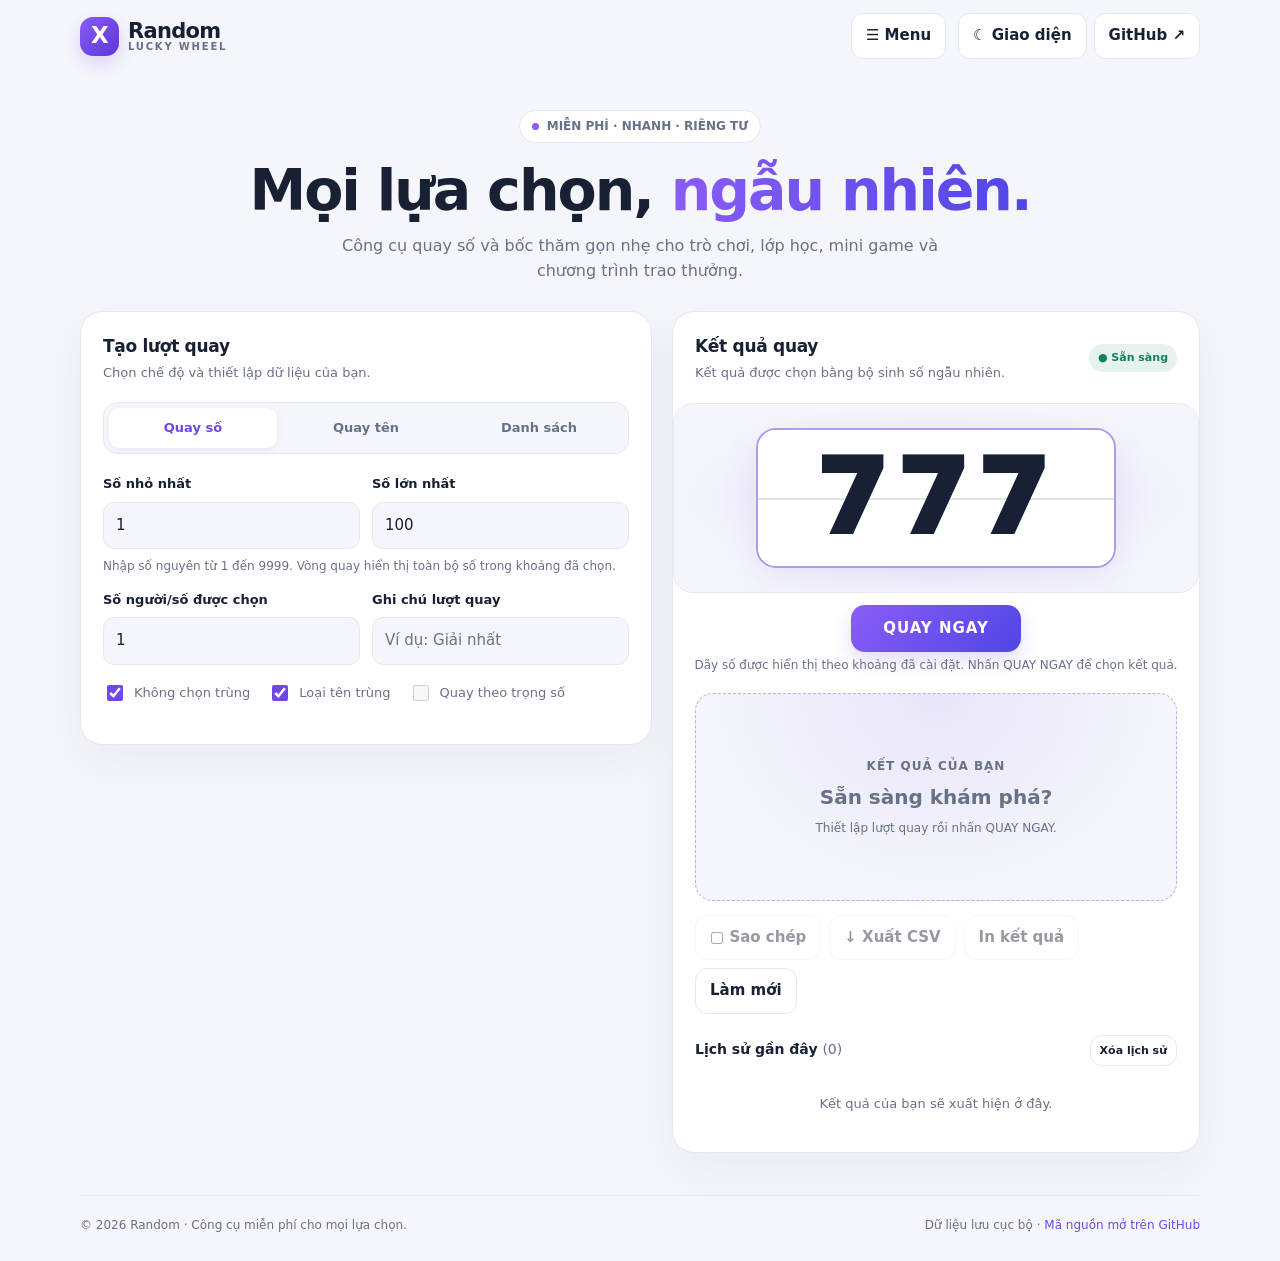
<file: index.html>
<!doctype html>
<html lang="vi">
<head>
<meta charset="utf-8">
<meta name="viewport" content="width=device-width, initial-scale=1">
<meta name="theme-color" content="#111827">
<meta name="description" content="Random — vòng quay may mắn, quay số, chọn tên và bốc thăm ngẫu nhiên miễn phí. Dữ liệu được lưu trên thiết bị của bạn.">
<title>Random — Vòng quay may mắn</title>
<link rel="icon" href="data:image/svg+xml,%3Csvg xmlns='http://www.w3.org/2000/svg' viewBox='0 0 100 100'%3E%3Crect width='100' height='100' rx='24' fill='%237c3aed'/%3E%3Ctext x='50' y='68' text-anchor='middle' font-size='58' font-family='Arial' font-weight='bold' fill='white'%3EX%3C/text%3E%3C/svg%3E">
<style>
:root{color-scheme:light;--bg:#f5f6fb;--panel:#fff;--text:#182033;--muted:#687187;--line:#e5e8f0;--accent:#7048e8;--accent2:#8b5cf6;--soft:#f0ebff;--good:#12805c;--shadow:0 16px 44px #25254a0d}
[data-theme=dark]{color-scheme:dark;--bg:#10121b;--panel:#191c29;--text:#f3f4fb;--muted:#a3a9bd;--line:#303447;--accent:#a78bfa;--accent2:#8b5cf6;--soft:#29213f;--good:#55d6a5;--shadow:0 16px 44px #0003}
*{box-sizing:border-box}body{margin:0;background:var(--bg);color:var(--text);font:15px/1.55 Inter,ui-sans-serif,system-ui,-apple-system,BlinkMacSystemFont,"Segoe UI",sans-serif;transition:background .2s,color .2s}button,input,textarea,select{font:inherit}button{cursor:pointer}button:focus-visible,input:focus-visible,textarea:focus-visible,select:focus-visible{outline:3px solid #a78bfa;outline-offset:2px}.wrap{width:min(1120px,calc(100% - 32px));margin:auto}.topbar{height:76px;display:flex;align-items:center;justify-content:space-between;gap:16px}.brand{display:flex;align-items:center;gap:11px;font-weight:850;font-size:21px;letter-spacing:-.7px}.logo{width:39px;height:39px;border-radius:13px;background:linear-gradient(135deg,#8b5cf6,#5b36d6);color:#fff;display:grid;place-items:center;font-size:23px;font-weight:900;box-shadow:0 7px 18px #7048e833}.brand small{display:block;font-size:10px;letter-spacing:1.8px;color:var(--muted);font-weight:700;margin-top:-3px}.nav-menu{position:relative;margin-left:auto}.nav-menu-toggle{display:inline-flex;align-items:center;gap:7px;min-height:42px}.site-nav{position:absolute;z-index:20;right:0;top:calc(100% + 9px);display:grid;gap:5px;width:190px;padding:8px;border:1px solid var(--line);border-radius:15px;background:var(--panel);box-shadow:var(--shadow)}.site-nav[hidden]{display:none}.site-nav a{display:flex;align-items:center;min-height:42px;padding:10px 12px;border-radius:10px;text-decoration:none;color:var(--text);font-size:14px;font-weight:750;transition:background .15s,color .15s}.site-nav a:hover{background:var(--soft);color:var(--accent)}.site-nav .nav-donate{background:linear-gradient(135deg,#8055f5,#6038d9);color:#fff;box-shadow:0 6px 16px #7048e82b}.site-nav .nav-donate:hover{background:linear-gradient(135deg,#7044e8,#512bc7);color:#fff}.top-actions{display:flex;gap:8px}.btn{border:1px solid var(--line);background:var(--panel);color:var(--text);border-radius:12px;padding:10px 14px;font-weight:700;transition:transform .15s,border-color .15s}.btn:hover{border-color:var(--accent);transform:translateY(-1px)}.btn.primary{background:linear-gradient(135deg,#8055f5,#6038d9);border:0;color:white;box-shadow:0 8px 18px #7048e82b}.btn:disabled{opacity:.45;cursor:not-allowed;transform:none}.hero{padding:38px 0 27px;text-align:center}.eyebrow{display:inline-flex;align-items:center;gap:8px;border:1px solid var(--line);background:var(--panel);border-radius:99px;padding:6px 12px;color:var(--muted);font-size:12px;font-weight:750}.dot{width:7px;height:7px;border-radius:50%;background:#8b5cf6}.hero h1{font-size:clamp(34px,5vw,57px);line-height:1.08;letter-spacing:-2px;margin:17px 0 13px}.gradient{background:linear-gradient(100deg,#8b5cf6,#4f46e5);background-clip:text;-webkit-background-clip:text;color:transparent}.hero p{max-width:600px;margin:auto;color:var(--muted);font-size:16px}.workspace{display:grid;grid-template-columns:minmax(0,1.04fr) minmax(0,.96fr);gap:20px;align-items:start;padding-bottom:38px}.panel{background:var(--panel);border:1px solid var(--line);border-radius:22px;box-shadow:var(--shadow);overflow:hidden}.panel-head{padding:21px 22px 0}.panel-head h2{font-size:17px;margin:0 0 4px;letter-spacing:-.3px}.sub{font-size:13px;color:var(--muted);margin:0}.tabs{display:grid;grid-template-columns:repeat(3,1fr);gap:5px;padding:5px;background:var(--bg);border:1px solid var(--line);border-radius:14px;margin:19px 22px 0}.tab{border:0;background:transparent;color:var(--muted);border-radius:10px;padding:10px 6px;font-weight:750;font-size:13px}.tab[aria-selected=true]{background:var(--panel);color:var(--accent);box-shadow:0 2px 8px #15152b0d}.panel-body{padding:20px 22px 23px}.field{display:block;margin-bottom:15px}.field>span,.label{display:block;font-weight:750;font-size:13px;margin-bottom:7px}.field input,.field textarea,.field select{display:block;width:100%;border:1px solid var(--line);border-radius:11px;padding:11px 12px;background:var(--bg);color:var(--text);min-width:0}.field textarea{resize:vertical;min-height:154px}.field input::placeholder,.field textarea::placeholder{color:var(--muted)}.row2{display:grid;grid-template-columns:1fr 1fr;gap:12px}.checks{display:flex;gap:18px;flex-wrap:wrap;margin:2px 0 17px}.check{display:flex;align-items:center;gap:8px;font-size:13px;color:var(--muted)}.check input{accent-color:var(--accent);width:16px;height:16px}.hint{font-size:12px;color:var(--muted);margin:-7px 0 15px}.full{width:100%;padding:13px 16px;font-size:15px}.result-panel{min-height:425px}.result-top{display:flex;justify-content:space-between;align-items:center;gap:12px}.result-top .status{font-size:11px;font-weight:800;color:var(--good);background:color-mix(in srgb,var(--good) 10%,transparent);border-radius:99px;padding:5px 9px}.wheel-wrap{position:relative;width:100%;margin:20px auto 4px;display:flex;flex-direction:column;gap:12px}.wheel-grid{display:flex;align-items:center;justify-content:center;min-height:190px;padding:22px 12px;border:1px solid var(--line);border-radius:20px;background:radial-gradient(ellipse at center,color-mix(in srgb,var(--accent) 12%,transparent),transparent 72%),var(--bg);overflow:hidden}.wheel-cell{position:relative;display:grid;place-items:center;width:min(100%,360px);min-height:140px;padding:10px 18px;perspective:500px;border:2px solid color-mix(in srgb,var(--accent) 48%,var(--line));border-radius:20px;background:var(--panel);color:var(--text);font-size:clamp(58px,13vw,104px);font-weight:950;letter-spacing:.08em;font-variant-numeric:tabular-nums;overflow:hidden;isolation:isolate;box-shadow:0 12px 35px #7048e81a,inset 0 1px 0 #ffffff55}.wheel-cell:after{content:"";position:absolute;z-index:2;left:0;right:0;top:50%;height:2px;background:color-mix(in srgb,var(--text) 12%,transparent);pointer-events:none}.flip-inner{position:absolute;inset:0;display:grid;place-items:center;transform-style:preserve-3d;backface-visibility:hidden;background:linear-gradient(180deg,color-mix(in srgb,var(--panel) 92%,white),var(--panel));transition:transform .09s ease;overflow:hidden}.flip-value{display:block;max-width:100%;padding:2px 8px;overflow:hidden;text-overflow:ellipsis;white-space:nowrap}.wheel-cell.active .flip-inner{background:linear-gradient(180deg,#fcd34d,#f59e0b);color:#231300;transform:rotateX(20deg);box-shadow:inset 0 0 0 2px #fbbf24}.wheel-cell.active{border-color:#f59e0b;box-shadow:0 0 0 4px #fbbf2433,0 14px 34px #f59e0b22;z-index:3}.wheel-cell.winner .flip-inner{background:linear-gradient(180deg,#a78bfa,#5b36d6);color:#fff;box-shadow:inset 0 0 0 2px #c4b5fd}.wheel-cell.winner{border-color:#8b5cf6;box-shadow:0 0 0 4px #8b5cf633,0 16px 40px #7048e833;z-index:2}@keyframes flip-tick{0%{transform:rotateX(0)}50%{transform:rotateX(-40deg)}100%{transform:rotateX(0)}}.wheel-cell.active .flip-inner{animation:flip-tick .12s ease-in-out}.wheel-center{align-self:center;cursor:pointer;border:0;padding:12px 32px;border-radius:14px;background:linear-gradient(135deg,#8b5cf6,#4f46e5);color:#fff;font-weight:900;letter-spacing:1px;box-shadow:0 8px 18px #7048e833;transition:transform .15s,opacity .15s}.wheel-center:hover{transform:translateY(-1px)}.wheel-center:disabled{cursor:wait;opacity:.7}.wheel-spinning .wheel-grid{border-color:var(--accent);box-shadow:0 0 0 3px color-mix(in srgb,var(--accent) 12%,transparent)}.wheel-hint{text-align:center;color:var(--muted);font-size:12px;margin:0 12px 16px}.wheel-spinning canvas{will-change:transform}.wheel-spinning{animation:wheel-glow .7s ease-in-out infinite alternate}@keyframes wheel-glow{from{filter:drop-shadow(0 8px 12px #8b5cf633)}to{filter:drop-shadow(0 14px 24px #8b5cf666)}}.result-stage{margin:18px 22px 0;min-height:208px;border:1px dashed color-mix(in srgb,var(--accent) 38%,var(--line));border-radius:18px;background:radial-gradient(ellipse at 50% 0%,color-mix(in srgb,var(--accent) 10%,transparent),transparent 70%),var(--bg);display:flex;flex-direction:column;justify-content:center;align-items:center;text-align:center;padding:22px;gap:10px}.result-label{font-size:12px;color:var(--muted);font-weight:750;letter-spacing:1px;text-transform:uppercase}.result-value{font-size:clamp(35px,5vw,56px);font-weight:900;line-height:1.15;letter-spacing:-1.5px;overflow-wrap:anywhere}.result-value.empty{font-size:20px;letter-spacing:0;color:var(--muted);font-weight:650}.result-value.rolling{animation:pulse .12s infinite alternate}@keyframes pulse{from{opacity:.65;transform:scale(.985)}to{opacity:1;transform:scale(1.015)}}.result-meta{font-size:12px;color:var(--muted)}.result-actions{display:flex;gap:8px;flex-wrap:wrap;margin:14px 22px 0}.history{padding:21px 22px 22px}.history-head{display:flex;align-items:center;justify-content:space-between;gap:10px;margin-bottom:12px}.history-head h3{font-size:14px;margin:0}.history-list{display:grid;gap:8px;max-height:240px;overflow:auto}.history-item{display:flex;align-items:flex-start;justify-content:space-between;gap:12px;padding:10px 12px;border:1px solid var(--line);border-radius:12px}.history-item strong{font-size:13px;overflow-wrap:anywhere}.history-item small{display:block;color:var(--muted);font-size:11px;margin-top:3px}.history-item button{border:0;background:transparent;color:var(--muted);padding:2px 5px}.empty-history{text-align:center;color:var(--muted);font-size:13px;padding:16px 0}.features{display:grid;grid-template-columns:repeat(3,1fr);gap:14px;padding:0 0 34px}.feature{padding:18px;border:1px solid var(--line);background:var(--panel);border-radius:16px}.feature-icon{width:36px;height:36px;display:grid;place-items:center;background:var(--soft);color:var(--accent);border-radius:11px;font-size:18px;font-weight:850}.feature h3{font-size:14px;margin:12px 0 5px}.feature p{font-size:12px;color:var(--muted);margin:0}.foot{border-top:1px solid var(--line);padding:20px 0 27px;color:var(--muted);font-size:12px;display:flex;justify-content:space-between;gap:12px;flex-wrap:wrap}.foot a{color:var(--accent);text-decoration:none}.toast{position:fixed;bottom:20px;left:50%;transform:translate(-50%,20px);opacity:0;pointer-events:none;background:var(--text);color:var(--panel);border-radius:12px;padding:11px 16px;box-shadow:var(--shadow);transition:.2s;z-index:5;max-width:calc(100% - 32px);font-size:13px}.toast.show{opacity:1;transform:translate(-50%,0)}
.result-modal{position:fixed;inset:0;z-index:20;display:grid;place-items:center;padding:20px;background:#080b18b8;backdrop-filter:blur(7px);opacity:0;visibility:hidden;pointer-events:none;transition:opacity .2s,visibility .2s}
.result-modal.open{opacity:1;visibility:visible;pointer-events:auto}
.result-dialog{position:relative;width:min(520px,100%);max-height:min(82vh,720px);overflow:auto;background:var(--panel);color:var(--text);border:1px solid var(--line);border-radius:24px;box-shadow:0 28px 90px #0005;padding:30px 24px 24px;text-align:center;transform:translateY(14px) scale(.98);transition:transform .22s}
.result-modal.open .result-dialog{transform:translateY(0) scale(1)}
.result-modal-kicker{display:inline-flex;align-items:center;gap:7px;color:var(--good);font-size:12px;font-weight:850;letter-spacing:1.5px;text-transform:uppercase}
.result-modal-title{font-size:clamp(24px,5vw,34px);line-height:1.15;letter-spacing:-1px;margin:13px 0 8px}
.result-modal-caption{font-size:13px;color:var(--muted);margin:0 0 20px}
.result-modal-values{display:grid;gap:9px;max-height:35vh;overflow:auto;margin:0 0 22px}
.result-modal-value{padding:13px 15px;border-radius:14px;background:var(--soft);color:var(--accent);font-size:clamp(21px,4vw,30px);font-weight:900;overflow-wrap:anywhere}
.result-modal-actions{display:flex;justify-content:center;gap:9px;flex-wrap:wrap}
.result-modal-close{position:absolute;right:12px;top:12px;width:38px;height:38px;border:1px solid var(--line);border-radius:12px;background:var(--bg);color:var(--text);font-size:23px;line-height:1}
@media(prefers-reduced-motion:reduce){.result-modal,.result-dialog{transition:none}}
.sr-only{position:absolute;width:1px;height:1px;padding:0;margin:-1px;overflow:hidden;clip:rect(0,0,0,0);white-space:nowrap;border:0}footer{margin-top:4px}
@media(max-width:760px){.topbar{height:auto;min-height:66px;flex-wrap:wrap;padding:10px 0;row-gap:9px}.nav-menu{order:3;margin-left:auto}.site-nav{right:0}.top-actions{margin-left:auto}.workspace{grid-template-columns:1fr}.hero{padding-top:25px}.hero h1{letter-spacing:-1.2px}.result-panel{min-height:0}.result-stage{min-height:185px}.features{grid-template-columns:1fr}.topbar{height:66px}.brand{font-size:19px}.panel-head{padding:19px 17px 0}.tabs{margin:17px 17px 0}.panel-body,.history{padding:18px 17px}.result-stage{margin-left:17px;margin-right:17px}.result-actions{margin-left:17px;margin-right:17px}.row2{gap:9px}}@media(max-width:390px){.wrap{width:calc(100% - 22px)}.top-actions .btn{padding:9px 10px}.hero p{font-size:14px}.tab{font-size:12px}.row2{grid-template-columns:1fr}.result-value{font-size:36px}}
@media(prefers-reduced-motion:reduce){*,*::before,*::after{animation-duration:.01ms!important;animation-iteration-count:1!important;scroll-behavior:auto!important;transition-duration:.01ms!important}}
.guide-section{padding:8px 0 38px;scroll-margin-top:22px}.guide-heading{text-align:center;margin:0 auto 20px;max-width:680px}.guide-heading h2{font-size:clamp(25px,4vw,36px);letter-spacing:-1px;line-height:1.15;margin:14px 0 8px}.guide-heading>p{color:var(--muted);margin:0}.guide-grid{display:grid;grid-template-columns:repeat(2,minmax(0,1fr));gap:14px}.guide-card{position:relative;padding:21px;border:1px solid var(--line);border-radius:17px;background:var(--panel);box-shadow:var(--shadow)}.guide-number{display:inline-grid;place-items:center;width:34px;height:34px;border-radius:11px;background:var(--soft);color:var(--accent);font-size:12px;font-weight:900}.guide-card h3{font-size:16px;margin:12px 0 8px}.guide-card p{font-size:13px;color:var(--muted);margin:7px 0 0}.guide-card strong{color:var(--text)}html{scroll-behavior:smooth}
@media(max-width:760px){.guide-grid{grid-template-columns:1fr}.guide-card{padding:18px}}

/* Responsive header refinement */
.topbar{height:auto;min-height:72px;padding:10px 0;gap:12px}
.brand{min-width:0;flex-shrink:1;gap:9px}
.brand>span:last-child{min-width:0;line-height:1.2}
.logo{flex:0 0 39px}
.nav-menu,.top-actions{flex-shrink:0}
.top-actions{align-items:center;gap:7px}
.nav-menu-toggle,.top-actions .btn{white-space:nowrap}
@media(max-width:760px){
  .topbar{height:auto;min-height:64px;flex-wrap:nowrap;gap:8px;padding:9px 0}
  .brand{font-size:18px;letter-spacing:-.5px}
  .brand small{font-size:9px;letter-spacing:1.3px}
  .logo{width:36px;height:36px;flex-basis:36px;border-radius:11px;font-size:21px}
  .nav-menu{order:initial;margin-left:auto}
  .top-actions{order:initial;margin-left:0;gap:6px}
  .nav-menu-toggle,.top-actions .btn{min-height:39px;padding:8px 10px;border-radius:10px;font-size:13px}
}
@media(max-width:480px){
  .topbar{display:grid;grid-template-columns:minmax(0,1fr) auto;grid-template-areas:"brand menu" "actions actions";row-gap:9px;column-gap:8px;padding:10px 0}
  .brand{grid-area:brand}
  .nav-menu{grid-area:menu;margin-left:0;align-self:center}
  .top-actions{grid-area:actions;display:grid;grid-template-columns:1fr 1fr;width:100%;gap:8px}
  .top-actions .btn{width:100%;justify-content:center;text-align:center;padding:9px 10px}
  .site-nav{right:0;top:calc(100% + 7px);width:min(190px,calc(100vw - 32px))}
}
@media(max-width:340px){
  .wrap{width:calc(100% - 20px)}
  .brand{font-size:17px;gap:7px}
  .brand small{font-size:8px;letter-spacing:1px}
  .logo{width:33px;height:33px;flex-basis:33px;font-size:19px}
  .nav-menu-toggle{padding:8px;font-size:12px}
}

</style>
</head>
<body>
<div class="wrap">
<header class="topbar">
<a class="brand" href="./" style="text-decoration:none;color:inherit"><span class="logo">X</span><span>Random<small>LUCKY WHEEL</small></span></a>
<div class="nav-menu"><button class="btn nav-menu-toggle" id="navMenuToggle" type="button" aria-expanded="false" aria-controls="siteNav">☰ Menu</button><nav class="site-nav" id="siteNav" aria-label="Điều hướng chính" hidden><a href="./">Vòng quay</a><a href="huong-dan.html">Hướng dẫn</a><a href="tinh-nang.html">Tính năng</a><a class="nav-donate" href="https://khahdihdz.github.io/" target="_blank" rel="noopener noreferrer">♥ Donate</a></nav></div>
<div class="top-actions"><button class="btn" id="themeBtn" aria-label="Chuyển giao diện">☾ Giao diện</button><a class="btn" href="https://github.com/khahdihdz/Random" target="_blank" rel="noopener noreferrer" style="text-decoration:none">GitHub ↗</a></div>
</header>
<main>
<section class="hero"><span class="eyebrow"><span class="dot"></span> MIỄN PHÍ · NHANH · RIÊNG TƯ</span><h1>Mọi lựa chọn, <span class="gradient">ngẫu nhiên.</span></h1><p>Công cụ quay số và bốc thăm gọn nhẹ cho trò chơi, lớp học, mini game và chương trình trao thưởng.</p></section>
<section class="workspace" aria-label="Công cụ quay số">
<div class="panel">
<div class="panel-head"><h2>Tạo lượt quay</h2><p class="sub">Chọn chế độ và thiết lập dữ liệu của bạn.</p></div>
<div class="tabs" role="tablist" aria-label="Chế độ quay">
<button class="tab" role="tab" id="tab-range" aria-selected="true" data-mode="range">Quay số</button><button class="tab" role="tab" id="tab-names" aria-selected="false" data-mode="names">Quay tên</button><button class="tab" role="tab" id="tab-list" aria-selected="false" data-mode="list">Danh sách</button>
</div>
<div class="panel-body">
<div id="rangeFields">
<div class="row2"><label class="field"><span>Số nhỏ nhất</span><input id="minNum" type="number" value="1" min="1" max="9999" step="1" inputmode="numeric" aria-describedby="rangeHint"></label><label class="field"><span>Số lớn nhất</span><input id="maxNum" type="number" value="100" min="1" max="9999" step="1" inputmode="numeric" aria-describedby="rangeHint"></label></div><p class="hint" id="rangeHint">Nhập số nguyên từ 1 đến 9999. Vòng quay hiển thị toàn bộ số trong khoảng đã chọn.</p>

</div>
<div id="listFields" hidden>
<label class="field"><span id="sourceLabel">Danh sách tên (mỗi dòng một tên)</span><textarea id="sourceList" placeholder="Ví dụ:&#10;Nguyễn An&#10;Trần Bình&#10;Lê Chi" spellcheck="false"></textarea></label>
<p class="hint">Có thể dán trực tiếp danh sách từ Excel hoặc Google Sheets.</p>
<label class="field" id="weightField" hidden><span>Trọng số (tùy chọn, mỗi dòng tương ứng một tên)</span><textarea id="weightList" placeholder="1&#10;2&#10;1" style="min-height:75px"></textarea></label>
</div>
<div class="row2"><label class="field"><span>Số người/số được chọn</span><input id="winnerCount" type="number" min="1" max="100" value="1"></label><label class="field"><span>Ghi chú lượt quay</span><input id="roundLabel" type="text" maxlength="80" placeholder="Ví dụ: Giải nhất"></label></div>
<div class="checks"><label class="check"><input type="checkbox" id="noRepeat" checked> Không chọn trùng</label><label class="check"><input type="checkbox" id="uniqueNames" checked> Loại tên trùng</label><label class="check"><input type="checkbox" id="weighted"> Quay theo trọng số</label></div>

</div>
</div>
<div class="panel result-panel">
<div class="panel-head"><div class="result-top"><div><h2>Kết quả quay</h2><p class="sub">Kết quả được chọn bằng bộ sinh số ngẫu nhiên.</p></div><span class="status">● Sẵn sàng</span></div></div>
<div class="wheel-wrap" id="wheelWrap" aria-label="Bảng quay số ngẫu nhiên"><div class="wheel-grid" id="wheelGrid" role="listbox" aria-label="Toàn bộ số hoặc lựa chọn"></div><button class="wheel-center" id="drawBtn" type="button" aria-label="Bắt đầu quay">QUAY NGAY</button></div><p class="wheel-hint" id="wheelHint">Dãy số được hiển thị theo khoảng đã cài đặt. Nhấn QUAY NGAY để chọn kết quả.</p><div class="result-stage" aria-live="polite" aria-atomic="true"><div class="result-label" id="resultLabel">KẾT QUẢ CỦA BẠN</div><div class="result-value empty" id="resultValue">Sẵn sàng khám phá?</div><div class="result-meta" id="resultMeta">Thiết lập lượt quay rồi nhấn QUAY NGAY.</div></div>
<div class="result-actions"><button class="btn" id="copyBtn" disabled>▢ Sao chép</button><button class="btn" id="csvBtn" disabled>↓ Xuất CSV</button><button class="btn" id="printBtn" disabled>In kết quả</button><button class="btn" id="clearBtn">Làm mới</button></div>
<div class="history"><div class="history-head"><h3>Lịch sử gần đây <span id="historyCount" style="color:var(--muted);font-weight:500">(0)</span></h3><button class="btn" id="clearHistoryBtn" style="padding:6px 9px;font-size:11px">Xóa lịch sử</button></div><div class="history-list" id="historyList"><div class="empty-history">Kết quả của bạn sẽ xuất hiện ở đây.</div></div></div>
</div>
</section>
</main>
<footer class="foot"><span>© <span id="year"></span> Random · Công cụ miễn phí cho mọi lựa chọn.</span><span>Dữ liệu lưu cục bộ · <a href="https://github.com/khahdihdz/Random" target="_blank" rel="noopener noreferrer">Mã nguồn mở trên GitHub</a></span></footer>
</div><div class="toast" id="toast" role="status"></div>
<div class="result-modal" id="resultModal" aria-hidden="true">
  <section class="result-dialog" role="dialog" aria-modal="true" aria-labelledby="resultModalTitle">
    <button class="result-modal-close" id="resultModalClose" type="button" aria-label="Đóng thông báo">×</button>
    <div class="result-modal-kicker">✦ Kết quả lượt quay</div>
    <h2 class="result-modal-title" id="resultModalTitle">Chúc mừng!</h2>
    <p class="result-modal-caption" id="resultModalCaption">Kết quả đã được chọn ngẫu nhiên.</p>
    <div class="result-modal-values" id="resultModalValues"></div>
    <div class="result-modal-actions">
      <button class="btn primary" id="modalCopyBtn" type="button">▢ Sao chép kết quả</button>
      <button class="btn" id="modalOkBtn" type="button">Đóng</button>
    </div>
  </section>
</div>
<script>
(() => {
  'use strict';
  const $ = id => document.getElementById(id);
  const STORAGE = 'randomx-v1';
  let mode = 'range';
  let lastResults = [];
  let lastLabel = '';
  let history = [];
  let toastTimer;

  let wheelFrame = 0;
  let wheelBusy = false;
  let wheelEntriesOverride = null;
  let wheelWinnerIndex = -1;
  function formatRangeNumber(value) {
    const max = Number($('maxNum').value);
    const width = Number.isSafeInteger(max) && max >= 1 && max <= 9999 ? String(max).length : 1;
    return String(value).padStart(width, '0');
  }
  function wheelEntries() {
    if (mode === 'range') {
      const min = Number($('minNum').value), max = Number($('maxNum').value);
      if (!Number.isSafeInteger(min) || !Number.isSafeInteger(max) || min < 1 || max > 9999 || min > max) return Array.from({length: 8}, (_, i) => String(i + 1));
      const span = max - min + 1;
      return Array.from({length: span}, (_, i) => formatRangeNumber(min + i));
    }
    const entries = $('sourceList').value.split(/\r?\n/).map(x => x.trim()).filter(Boolean);
    const unique = $('uniqueNames').checked ? [...new Set(entries)] : entries;
    if (!unique.length) return ['Tên 1','Tên 2','Tên 3','Tên 4','Tên 5','Tên 6'];
    if (unique.length <= 12) return unique;
    return Array.from({length: 12}, (_, i) => unique[Math.floor(i * unique.length / 12)]);
  }
  function drawWheel() {
    const grid = $('wheelGrid');
    if (!grid) return;
    const entries = wheelEntriesOverride || wheelEntries();
    const valueText = wheelWinnerIndex >= 0 && entries[wheelWinnerIndex] !== undefined
      ? String(entries[wheelWinnerIndex])
      : (mode === 'range'
        ? '7'.repeat(Math.max(1, String(Number($('maxNum').value) || 100).length))
        : '777');
    const cell = document.createElement('div');
    cell.className = 'wheel-cell' + (wheelWinnerIndex >= 0 ? ' winner' : '');
    const face = document.createElement('span');
    face.className = 'flip-inner';
    const value = document.createElement('span');
    value.className = 'flip-value';
    value.textContent = valueText;
    face.append(value);
    cell.append(face);
    cell.setAttribute('role', 'option');
    cell.setAttribute('aria-selected', String(wheelWinnerIndex >= 0));
    cell.setAttribute('aria-label', 'Số đang hiển thị ' + valueText);
    grid.replaceChildren(cell);
  }
  function spinWheel(winner) {
    return new Promise(resolve => {
      const wrap = $('wheelWrap');
      const grid = $('wheelGrid');
      const entries = wheelEntries();
      const cell = grid.querySelector('.wheel-cell');
      const value = cell?.querySelector('.flip-value');
      const face = cell?.querySelector('.flip-inner');
      const duration = 1800;
      const started = performance.now();
      let lastTick = 0;
      wheelBusy = true;
      wrap.classList.add('wheel-spinning');
      $('drawBtn').disabled = true;
      document.querySelectorAll('.panel-body input, .panel-body textarea, .tabs button').forEach(el => { el.disabled = true; });
      $('wheelHint').textContent = 'Đang quay số…';
      cell?.classList.remove('winner');
      const animate = now => {
        const progress = Math.min(1, (now - started) / duration);
        const interval = 22 + Math.pow(progress, 2.2) * 95;
        if (now - lastTick >= interval || progress >= 1) {
          lastTick = now;
          if (value) value.textContent = progress >= 1 ? String(winner) : String(entries[randBelow(entries.length)]);
          if (face) {
            face.style.transform = progress >= 1 ? 'rotateX(0)' : 'rotateX(' + (randBelow(2) ? 16 : -16) + 'deg)';
          }
          cell?.classList.toggle('active', progress < 1);
        }
        if (progress < 1) {
          wheelFrame = requestAnimationFrame(animate);
        } else {
          if (value) value.textContent = String(winner);
          if (face) face.style.transform = '';
          if (cell) {
            cell.classList.remove('active');
            cell.classList.add('winner');
            cell.setAttribute('aria-selected', 'true');
            cell.setAttribute('aria-label', 'Kết quả: ' + winner);
          }
          wheelEntriesOverride = [String(winner)];
          wheelWinnerIndex = 0;
          wrap.classList.remove('wheel-spinning');
          wheelBusy = false;
          document.querySelectorAll('.panel-body input, .panel-body textarea, .tabs button').forEach(el => { el.disabled = false; });
          setMode(mode);
          $('drawBtn').disabled = false;
          $('wheelHint').textContent = 'Số ở giữa là kết quả vừa quay.';
          resolve();
        }
      };
      wheelFrame = requestAnimationFrame(animate);
    });
  }
  function secureRandom() {
    if (!globalThis.crypto || typeof crypto.getRandomValues !== 'function') {
      throw new Error('Trình duyệt không hỗ trợ bộ sinh số ngẫu nhiên an toàn. Hãy dùng HTTPS hoặc trình duyệt hiện đại.');
    }
  }
  function randBelow(n) {
    if (!Number.isSafeInteger(n) || n < 1) throw new Error('Khoảng ngẫu nhiên không hợp lệ.');
    secureRandom();
    const limit = Math.floor(4294967296 / n) * n;
    const a = new Uint32Array(1);
    let x;
    do { crypto.getRandomValues(a); x = a[0]; } while (x >= limit);
    return x % n;
  }
  function randUnit() {
    const a = new Uint32Array(1);
    crypto.getRandomValues(a);
    return a[0] / 4294967296;
  }
  function shuffle(input) {
    const a = input.slice();
    for (let i = a.length - 1; i > 0; i--) {
      const j = randBelow(i + 1);
      [a[i], a[j]] = [a[j], a[i]];
    }
    return a;
  }
  function notify(message) {
    const toast = $('toast');
    toast.textContent = message;
    toast.classList.add('show');
    clearTimeout(toastTimer);
    toastTimer = setTimeout(() => toast.classList.remove('show'), 2600);
  }
  function setMode(next) {
    mode = next;
    document.querySelectorAll('[data-mode]').forEach(button => {
      const active = button.dataset.mode === mode;
      button.setAttribute('aria-selected', String(active));
      button.classList.toggle('active', active);
    });
    $('rangeFields').hidden = mode !== 'range';
    $('listFields').hidden = mode === 'range';
    $('sourceLabel').textContent = mode === 'names'
      ? 'Danh sách tên (mỗi dòng một tên)'
      : 'Danh sách phần tử (mỗi dòng một mục)';
    $('weighted').disabled = mode === 'range';
    if (mode === 'range') $('weighted').checked = false;
    $('weightField').hidden = !$('weighted').checked || mode === 'range';
  }
  function getItems() {
    let items = $('sourceList').value.split(/\r?\n/).map(x => x.trim()).filter(Boolean);
    if ($('uniqueNames').checked) items = [...new Set(items)];
    if (!items.length) throw new Error('Hãy nhập ít nhất một tên hoặc phần tử.');
    return items;
  }
  function chooseWeighted(items, weights, count, noRepeat) {
    const pool = items.map((value, index) => ({value, weight: weights[index]}));
    const output = [];
    for (let i = 0; i < count; i++) {
      const total = pool.reduce((sum, item) => sum + item.weight, 0);
      if (!(total > 0) || !Number.isFinite(total)) throw new Error('Tổng trọng số phải hữu hạn và lớn hơn 0.');
      const target = randUnit() * total;
      let sum = 0, chosen = pool.length - 1;
      for (let j = 0; j < pool.length; j++) {
        sum += pool[j].weight;
        if (target < sum) { chosen = j; break; }
      }
      output.push(pool[chosen].value);
      if (noRepeat) pool.splice(chosen, 1);
    }
    return output;
  }
  function getWinners() {
    const count = Number($('winnerCount').value);
    const noRepeat = $('noRepeat').checked;
    if (!Number.isSafeInteger(count) || count < 1 || count > 100) throw new Error('Số kết quả phải từ 1 đến 100.');
    if (mode === 'range') {
      const min = Number($('minNum').value), max = Number($('maxNum').value);
      if (!Number.isSafeInteger(min) || !Number.isSafeInteger(max) || min < 1 || max > 9999 || min > max) throw new Error('Vui lòng nhập số nguyên từ 1 đến 9999 và bảo đảm số nhỏ nhất không lớn hơn số lớn nhất.');
      const span = max - min + 1;
      if (!Number.isSafeInteger(span) || span < 1 || span > 4294967296) throw new Error('Khoảng số phải có tối đa 4.294.967.296 giá trị.');
      if (noRepeat && count > span) throw new Error('Số kết quả lớn hơn số lượng số trong khoảng.');
      if (noRepeat) { const picked = new Set(); while (picked.size < count) picked.add(formatRangeNumber(min + randBelow(span))); return [...picked]; }
      return Array.from({length: count}, () => formatRangeNumber(min + randBelow(span)));
    }
    const items = getItems();
    if (noRepeat && count > items.length) throw new Error('Số kết quả lớn hơn số phần tử duy nhất trong danh sách.');
    if ($('weighted').checked) {
      const raw = $('weightList').value.trim();
      if (!raw) throw new Error('Hãy nhập trọng số cho từng phần tử.');
      const weights = raw.split(/\r?\n/).map(x => Number(x.trim()));
      if (weights.length !== items.length || weights.some(x => !Number.isFinite(x) || x < 0) || !weights.some(x => x > 0)) {
        throw new Error('Mỗi phần tử cần một trọng số hữu hạn, không âm; số dòng phải khớp danh sách.');
      }
      if (noRepeat && items.filter((_, i) => weights[i] > 0).length < count) throw new Error('Không đủ phần tử có trọng số dương để chọn số lượng này.');
      return chooseWeighted(items, weights, count, noRepeat);
    }
    return noRepeat ? shuffle(items).slice(0, count) : Array.from({length: count}, () => items[randBelow(items.length)]);
  }
  function saveHistory() {
    try { localStorage.setItem(STORAGE, JSON.stringify(history.slice(0, 30))); } catch (_) {}
  }
  function renderHistory() {
    $('historyCount').textContent = '(' + history.length + ')';
    const list = $('historyList');
    list.replaceChildren();
    if (!history.length) {
      const empty = document.createElement('div');
      empty.className = 'empty-history';
      empty.textContent = 'Kết quả của bạn sẽ xuất hiện ở đây.';
      list.append(empty);
      return;
    }
    history.forEach(item => {
      const row = document.createElement('div');
      row.className = 'history-item';
      const info = document.createElement('div');
      const title = document.createElement('strong');
      title.textContent = item.label || 'Lượt quay';
      const detail = document.createElement('div');
      detail.className = 'history-detail';
      detail.textContent = item.results.join(', ');
      info.append(title, detail);
      const time = document.createElement('time');
      time.textContent = item.time || '';
      row.append(info, time);
      list.append(row);
    });
  }
  function showResults(results, label) {
    lastResults = results;
    lastLabel = label || 'Kết quả quay';
    $('resultLabel').textContent = lastLabel.toLocaleUpperCase('vi-VN');
    $('resultValue').textContent = results.join(' · ');
    $('resultValue').classList.remove('empty');
    $('resultMeta').textContent = 'Đã chọn ' + results.length + ' kết quả.';
    $('copyBtn').disabled = $('csvBtn').disabled = $('printBtn').disabled = false;
    history.unshift({label: lastLabel, results, time: new Date().toLocaleString('vi-VN')});
    history = history.slice(0, 30);
    saveHistory();
    renderHistory();
    openResultModal(results, lastLabel);
  }
  function openResultModal(results, label) {
    const modal = $('resultModal');
    $('resultModalTitle').textContent = results.length === 1 ? 'Kết quả của bạn' : 'Các kết quả được chọn';
    $('resultModalCaption').textContent = (label || 'Lượt quay') + ' · ' + results.length + (results.length === 1 ? ' kết quả' : ' kết quả');
    const values = $('resultModalValues');
    values.replaceChildren();
    results.forEach((result, index) => {
      const item = document.createElement('div');
      item.className = 'result-modal-value';
      item.textContent = (results.length > 1 ? (index + 1) + '. ' : '') + result;
      values.append(item);
    });
    modal.classList.add('open');
    modal.setAttribute('aria-hidden', 'false');
    $('resultModalClose').focus();
  }
  function closeResultModal() {
    $('resultModal').classList.remove('open');
    $('resultModal').setAttribute('aria-hidden', 'true');
  }
  async function draw() {
    if (wheelBusy) return;
    try {
      const results = getWinners();
      await spinWheel(results[0]);
      showResults(results, $('roundLabel').value.trim() || 'Lượt quay');
    } catch (error) {
      notify(error.message || 'Không thể thực hiện lượt quay.');
    } finally {
      $('drawBtn').disabled = false;
    }
  }
  function downloadCsv() {
    if (!lastResults.length) return;
    const rows = [['Ghi chú', 'Kết quả'], ...lastResults.map(value => [lastLabel, value])];
    const csv = '\uFEFF' + rows.map(row => row.map(value => '"' + String(value).replace(/"/g, '""') + '"').join(',')).join('\r\n');
    const url = URL.createObjectURL(new Blob([csv], {type: 'text/csv;charset=utf-8;'}));
    const a = document.createElement('a');
    a.href = url; a.download = 'random-ket-qua.csv'; a.click();
    URL.revokeObjectURL(url);
  }
  document.querySelectorAll('[data-mode]').forEach(button => button.addEventListener('click', () => { wheelEntriesOverride = null; wheelWinnerIndex = -1; setMode(button.dataset.mode); drawWheel(); }));
  ['minNum','maxNum','sourceList','uniqueNames'].forEach(id => $(id)?.addEventListener('input', () => { wheelEntriesOverride = null; wheelWinnerIndex = -1; drawWheel(); }));
  $('uniqueNames').addEventListener('change', () => { wheelEntriesOverride = null; wheelWinnerIndex = -1; drawWheel(); });
  $('weighted').addEventListener('change', () => { $('weightField').hidden = !$('weighted').checked || mode === 'range'; });
  $('drawBtn').addEventListener('click', draw);
  $('resultModalClose').addEventListener('click', closeResultModal);
  $('modalOkBtn').addEventListener('click', closeResultModal);
  $('resultModal').addEventListener('click', event => { if (event.target === $('resultModal')) closeResultModal(); });
  $('modalCopyBtn').addEventListener('click', async () => {
    try {
      await navigator.clipboard.writeText(lastResults.join('\\n'));
      notify('Đã sao chép kết quả.');
    } catch (_) { notify('Không thể sao chép tự động trên trình duyệt này.'); }
  });
  document.addEventListener('keydown', event => { if (event.key === 'Escape') closeResultModal(); });
  $('copyBtn').addEventListener('click', async () => {
    try {
      await navigator.clipboard.writeText(lastResults.join('\n'));
      notify('Đã sao chép kết quả.');
    } catch (_) { notify('Không thể sao chép tự động trên trình duyệt này.'); }
  });
  $('csvBtn').addEventListener('click', downloadCsv);
  $('printBtn').addEventListener('click', () => window.print());
  $('clearBtn').addEventListener('click', () => {
    lastResults = []; lastLabel = ''; wheelEntriesOverride = null; wheelWinnerIndex = -1; drawWheel();
    $('resultLabel').textContent = 'KẾT QUẢ CỦA BẠN';
    $('resultValue').textContent = 'Sẵn sàng khám phá?';
    $('resultValue').classList.add('empty');
    $('resultMeta').textContent = 'Thiết lập lượt quay rồi nhấn QUAY NGAY.';
    $('copyBtn').disabled = $('csvBtn').disabled = $('printBtn').disabled = true;
  });
  $('clearHistoryBtn').addEventListener('click', () => {
    history = []; saveHistory(); renderHistory(); notify('Đã xóa lịch sử.');
  });
  $('themeBtn')?.addEventListener('click', () => {
    const dark = document.documentElement.dataset.theme !== 'dark';
    document.documentElement.dataset.theme = dark ? 'dark' : 'light';
    try { localStorage.setItem('randomx-theme', dark ? 'dark' : 'light'); } catch (_) {}
  });
  $('year').textContent = new Date().getFullYear();
  try {
    const theme = localStorage.getItem('randomx-theme');
    if (theme) document.documentElement.dataset.theme = theme;
    const saved = JSON.parse(localStorage.getItem(STORAGE) || '[]');
    if (Array.isArray(saved)) history = saved.filter(x => x && Array.isArray(x.results)).slice(0, 30);
  } catch (_) {}
  renderHistory();
  setMode('range');
  drawWheel();
})();
</script>

<script>
(() => {
  const toggle = document.getElementById('navMenuToggle');
  const menu = document.getElementById('siteNav');
  if (!toggle || !menu) return;
  const closeMenu = () => {
    menu.hidden = true;
    toggle.setAttribute('aria-expanded', 'false');
  };
  toggle.addEventListener('click', () => {
    const open = menu.hidden;
    menu.hidden = !open;
    toggle.setAttribute('aria-expanded', String(open));
  });
  menu.addEventListener('click', event => {
    if (event.target.closest('a')) closeMenu();
  });
  document.addEventListener('click', event => {
    if (!menu.hidden && !event.target.closest('.nav-menu')) closeMenu();
  });
  document.addEventListener('keydown', event => {
    if (event.key === 'Escape') closeMenu();
  });
})();
</script>
</body>
</html>
</file>
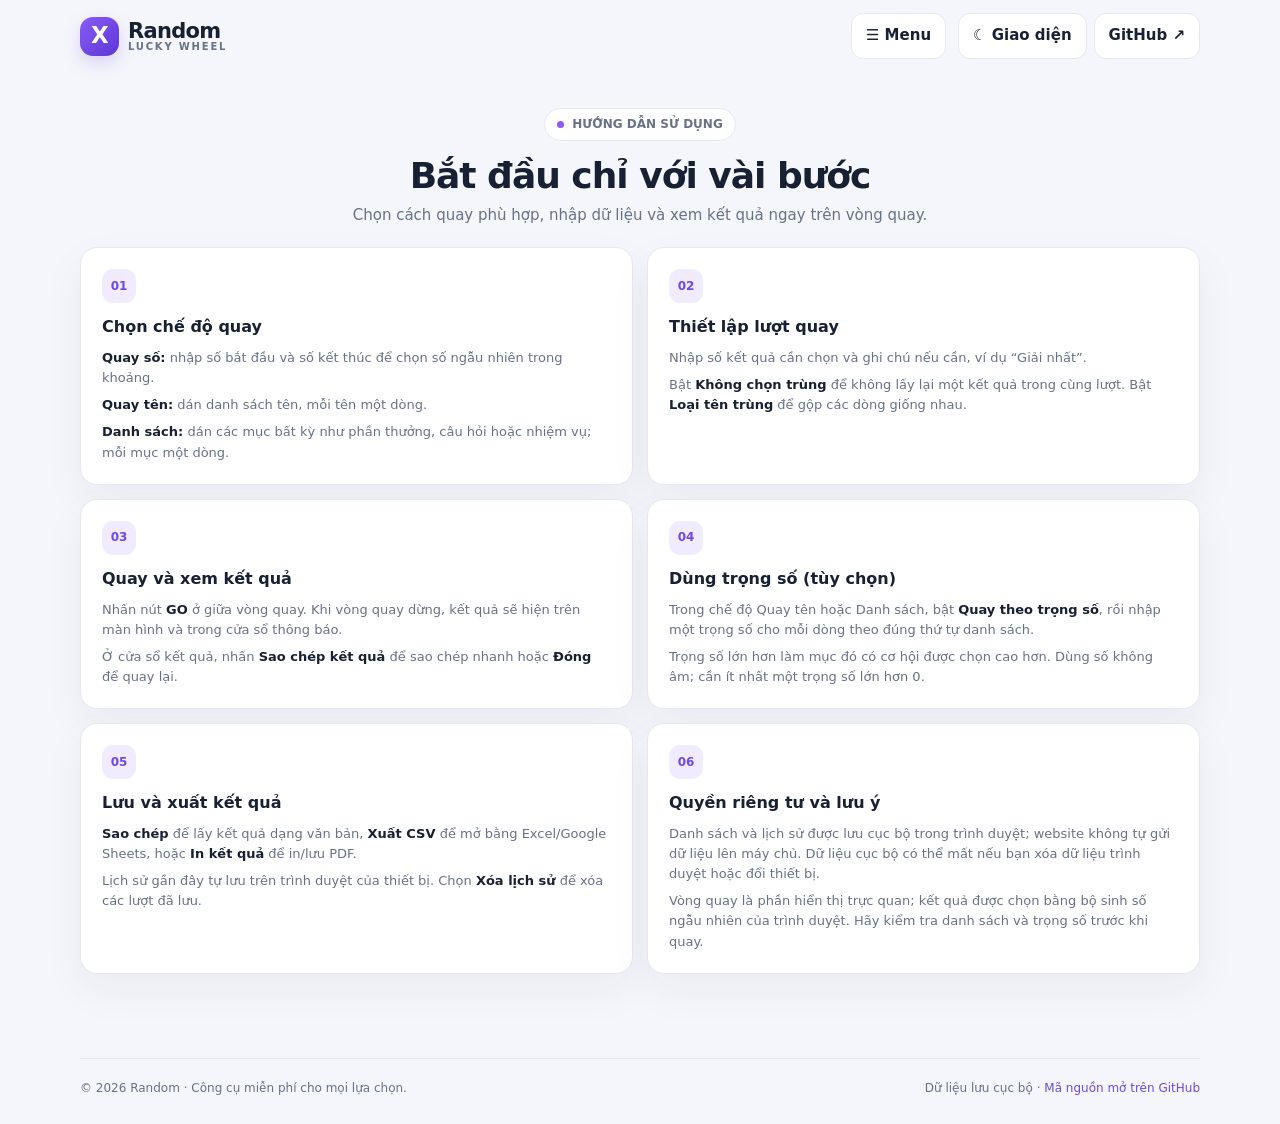
<file: huong-dan.html>
<!doctype html>
<html lang="vi">
<head>
<meta charset="utf-8">
<meta name="viewport" content="width=device-width, initial-scale=1">
<meta name="theme-color" content="#111827">
<meta name="description" content="Hướng dẫn sử dụng — Random, công cụ quay số và bốc thăm ngẫu nhiên miễn phí.">
<title>Hướng dẫn sử dụng — Random</title>
<link rel="icon" href="data:image/svg+xml,%3Csvg xmlns='http://www.w3.org/2000/svg' viewBox='0 0 100 100'%3E%3Crect width='100' height='100' rx='24' fill='%237c3aed'/%3E%3Ctext x='50' y='68' text-anchor='middle' font-size='58' font-family='Arial' font-weight='bold' fill='white'%3EX%3C/text%3E%3C/svg%3E">
<style>
:root{color-scheme:light;--bg:#f5f6fb;--panel:#fff;--text:#182033;--muted:#687187;--line:#e5e8f0;--accent:#7048e8;--accent2:#8b5cf6;--soft:#f0ebff;--good:#12805c;--shadow:0 16px 44px #25254a0d}
[data-theme=dark]{color-scheme:dark;--bg:#10121b;--panel:#191c29;--text:#f3f4fb;--muted:#a3a9bd;--line:#303447;--accent:#a78bfa;--accent2:#8b5cf6;--soft:#29213f;--good:#55d6a5;--shadow:0 16px 44px #0003}
*{box-sizing:border-box}body{margin:0;background:var(--bg);color:var(--text);font:15px/1.55 Inter,ui-sans-serif,system-ui,-apple-system,BlinkMacSystemFont,"Segoe UI",sans-serif;transition:background .2s,color .2s}button,input,textarea,select{font:inherit}button{cursor:pointer}button:focus-visible,input:focus-visible,textarea:focus-visible,select:focus-visible{outline:3px solid #a78bfa;outline-offset:2px}.wrap{width:min(1120px,calc(100% - 32px));margin:auto}.topbar{height:76px;display:flex;align-items:center;justify-content:space-between;gap:16px}.brand{display:flex;align-items:center;gap:11px;font-weight:850;font-size:21px;letter-spacing:-.7px}.logo{width:39px;height:39px;border-radius:13px;background:linear-gradient(135deg,#8b5cf6,#5b36d6);color:#fff;display:grid;place-items:center;font-size:23px;font-weight:900;box-shadow:0 7px 18px #7048e833}.brand small{display:block;font-size:10px;letter-spacing:1.8px;color:var(--muted);font-weight:700;margin-top:-3px}.nav-menu{position:relative;margin-left:auto}.nav-menu-toggle{display:inline-flex;align-items:center;gap:7px;min-height:42px}.site-nav{position:absolute;z-index:20;right:0;top:calc(100% + 9px);display:grid;gap:5px;width:190px;padding:8px;border:1px solid var(--line);border-radius:15px;background:var(--panel);box-shadow:var(--shadow)}.site-nav[hidden]{display:none}.site-nav a{display:flex;align-items:center;min-height:42px;padding:10px 12px;border-radius:10px;text-decoration:none;color:var(--text);font-size:14px;font-weight:750;transition:background .15s,color .15s}.site-nav a:hover{background:var(--soft);color:var(--accent)}.site-nav .nav-donate{background:linear-gradient(135deg,#8055f5,#6038d9);color:#fff;box-shadow:0 6px 16px #7048e82b}.site-nav .nav-donate:hover{background:linear-gradient(135deg,#7044e8,#512bc7);color:#fff}.top-actions{display:flex;gap:8px}.btn{border:1px solid var(--line);background:var(--panel);color:var(--text);border-radius:12px;padding:10px 14px;font-weight:700;transition:transform .15s,border-color .15s}.btn:hover{border-color:var(--accent);transform:translateY(-1px)}.btn.primary{background:linear-gradient(135deg,#8055f5,#6038d9);border:0;color:white;box-shadow:0 8px 18px #7048e82b}.btn:disabled{opacity:.45;cursor:not-allowed;transform:none}.hero{padding:38px 0 27px;text-align:center}.eyebrow{display:inline-flex;align-items:center;gap:8px;border:1px solid var(--line);background:var(--panel);border-radius:99px;padding:6px 12px;color:var(--muted);font-size:12px;font-weight:750}.dot{width:7px;height:7px;border-radius:50%;background:#8b5cf6}.hero h1{font-size:clamp(34px,5vw,57px);line-height:1.08;letter-spacing:-2px;margin:17px 0 13px}.gradient{background:linear-gradient(100deg,#8b5cf6,#4f46e5);background-clip:text;-webkit-background-clip:text;color:transparent}.hero p{max-width:600px;margin:auto;color:var(--muted);font-size:16px}.workspace{display:grid;grid-template-columns:minmax(0,1.04fr) minmax(0,.96fr);gap:20px;align-items:start;padding-bottom:38px}.panel{background:var(--panel);border:1px solid var(--line);border-radius:22px;box-shadow:var(--shadow);overflow:hidden}.panel-head{padding:21px 22px 0}.panel-head h2{font-size:17px;margin:0 0 4px;letter-spacing:-.3px}.sub{font-size:13px;color:var(--muted);margin:0}.tabs{display:grid;grid-template-columns:repeat(3,1fr);gap:5px;padding:5px;background:var(--bg);border:1px solid var(--line);border-radius:14px;margin:19px 22px 0}.tab{border:0;background:transparent;color:var(--muted);border-radius:10px;padding:10px 6px;font-weight:750;font-size:13px}.tab[aria-selected=true]{background:var(--panel);color:var(--accent);box-shadow:0 2px 8px #15152b0d}.panel-body{padding:20px 22px 23px}.field{display:block;margin-bottom:15px}.field>span,.label{display:block;font-weight:750;font-size:13px;margin-bottom:7px}.field input,.field textarea,.field select{display:block;width:100%;border:1px solid var(--line);border-radius:11px;padding:11px 12px;background:var(--bg);color:var(--text);min-width:0}.field textarea{resize:vertical;min-height:154px}.field input::placeholder,.field textarea::placeholder{color:var(--muted)}.row2{display:grid;grid-template-columns:1fr 1fr;gap:12px}.checks{display:flex;gap:18px;flex-wrap:wrap;margin:2px 0 17px}.check{display:flex;align-items:center;gap:8px;font-size:13px;color:var(--muted)}.check input{accent-color:var(--accent);width:16px;height:16px}.hint{font-size:12px;color:var(--muted);margin:-7px 0 15px}.full{width:100%;padding:13px 16px;font-size:15px}.result-panel{min-height:425px}.result-top{display:flex;justify-content:space-between;align-items:center;gap:12px}.result-top .status{font-size:11px;font-weight:800;color:var(--good);background:color-mix(in srgb,var(--good) 10%,transparent);border-radius:99px;padding:5px 9px}.wheel-wrap{position:relative;width:min(100%,330px);aspect-ratio:1;margin:20px auto 4px;display:grid;place-items:center}.wheel-wrap canvas{display:block;width:100%;height:100%;filter:drop-shadow(0 12px 18px #21154720)}.wheel-pointer{position:absolute;z-index:2;top:-5px;left:50%;transform:translateX(-50%);width:0;height:0;border-left:15px solid transparent;border-right:15px solid transparent;border-top:30px solid #f97316;filter:drop-shadow(0 3px 2px #0003)}.wheel-center{position:absolute;cursor:pointer;border:0;padding:0;transition:transform .15s,box-shadow .15s}.wheel-center:hover{transform:translate(-50%,-50%) scale(1.06);box-shadow:0 5px 18px #21154755}.wheel-center:disabled{cursor:wait;opacity:.8}.wheel-center{position:absolute;z-index:1;left:50%;top:50%;transform:translate(-50%,-50%);width:22%;aspect-ratio:1;border-radius:50%;border:5px solid #fff;background:linear-gradient(135deg,#8b5cf6,#4f46e5);box-shadow:0 3px 14px #21154735;display:grid;place-items:center;color:#fff;font-size:clamp(10px,2vw,15px);font-weight:900;letter-spacing:.5px}.wheel-hint{text-align:center;color:var(--muted);font-size:12px;margin:0 12px 16px}.wheel-spinning canvas{will-change:transform}.wheel-spinning{animation:wheel-glow .7s ease-in-out infinite alternate}@keyframes wheel-glow{from{filter:drop-shadow(0 8px 12px #8b5cf633)}to{filter:drop-shadow(0 14px 24px #8b5cf666)}}.result-stage{margin:18px 22px 0;min-height:208px;border:1px dashed color-mix(in srgb,var(--accent) 38%,var(--line));border-radius:18px;background:radial-gradient(ellipse at 50% 0%,color-mix(in srgb,var(--accent) 10%,transparent),transparent 70%),var(--bg);display:flex;flex-direction:column;justify-content:center;align-items:center;text-align:center;padding:22px;gap:10px}.result-label{font-size:12px;color:var(--muted);font-weight:750;letter-spacing:1px;text-transform:uppercase}.result-value{font-size:clamp(35px,5vw,56px);font-weight:900;line-height:1.15;letter-spacing:-1.5px;overflow-wrap:anywhere}.result-value.empty{font-size:20px;letter-spacing:0;color:var(--muted);font-weight:650}.result-value.rolling{animation:pulse .12s infinite alternate}@keyframes pulse{from{opacity:.65;transform:scale(.985)}to{opacity:1;transform:scale(1.015)}}.result-meta{font-size:12px;color:var(--muted)}.result-actions{display:flex;gap:8px;flex-wrap:wrap;margin:14px 22px 0}.history{padding:21px 22px 22px}.history-head{display:flex;align-items:center;justify-content:space-between;gap:10px;margin-bottom:12px}.history-head h3{font-size:14px;margin:0}.history-list{display:grid;gap:8px;max-height:240px;overflow:auto}.history-item{display:flex;align-items:flex-start;justify-content:space-between;gap:12px;padding:10px 12px;border:1px solid var(--line);border-radius:12px}.history-item strong{font-size:13px;overflow-wrap:anywhere}.history-item small{display:block;color:var(--muted);font-size:11px;margin-top:3px}.history-item button{border:0;background:transparent;color:var(--muted);padding:2px 5px}.empty-history{text-align:center;color:var(--muted);font-size:13px;padding:16px 0}.features{display:grid;grid-template-columns:repeat(3,1fr);gap:14px;padding:0 0 34px}.feature{padding:18px;border:1px solid var(--line);background:var(--panel);border-radius:16px}.feature-icon{width:36px;height:36px;display:grid;place-items:center;background:var(--soft);color:var(--accent);border-radius:11px;font-size:18px;font-weight:850}.feature h3{font-size:14px;margin:12px 0 5px}.feature p{font-size:12px;color:var(--muted);margin:0}.foot{border-top:1px solid var(--line);padding:20px 0 27px;color:var(--muted);font-size:12px;display:flex;justify-content:space-between;gap:12px;flex-wrap:wrap}.foot a{color:var(--accent);text-decoration:none}.toast{position:fixed;bottom:20px;left:50%;transform:translate(-50%,20px);opacity:0;pointer-events:none;background:var(--text);color:var(--panel);border-radius:12px;padding:11px 16px;box-shadow:var(--shadow);transition:.2s;z-index:5;max-width:calc(100% - 32px);font-size:13px}.toast.show{opacity:1;transform:translate(-50%,0)}
.result-modal{position:fixed;inset:0;z-index:20;display:grid;place-items:center;padding:20px;background:#080b18b8;backdrop-filter:blur(7px);opacity:0;visibility:hidden;pointer-events:none;transition:opacity .2s,visibility .2s}
.result-modal.open{opacity:1;visibility:visible;pointer-events:auto}
.result-dialog{position:relative;width:min(520px,100%);max-height:min(82vh,720px);overflow:auto;background:var(--panel);color:var(--text);border:1px solid var(--line);border-radius:24px;box-shadow:0 28px 90px #0005;padding:30px 24px 24px;text-align:center;transform:translateY(14px) scale(.98);transition:transform .22s}
.result-modal.open .result-dialog{transform:translateY(0) scale(1)}
.result-modal-kicker{display:inline-flex;align-items:center;gap:7px;color:var(--good);font-size:12px;font-weight:850;letter-spacing:1.5px;text-transform:uppercase}
.result-modal-title{font-size:clamp(24px,5vw,34px);line-height:1.15;letter-spacing:-1px;margin:13px 0 8px}
.result-modal-caption{font-size:13px;color:var(--muted);margin:0 0 20px}
.result-modal-values{display:grid;gap:9px;max-height:35vh;overflow:auto;margin:0 0 22px}
.result-modal-value{padding:13px 15px;border-radius:14px;background:var(--soft);color:var(--accent);font-size:clamp(21px,4vw,30px);font-weight:900;overflow-wrap:anywhere}
.result-modal-actions{display:flex;justify-content:center;gap:9px;flex-wrap:wrap}
.result-modal-close{position:absolute;right:12px;top:12px;width:38px;height:38px;border:1px solid var(--line);border-radius:12px;background:var(--bg);color:var(--text);font-size:23px;line-height:1}
@media(prefers-reduced-motion:reduce){.result-modal,.result-dialog{transition:none}}
.sr-only{position:absolute;width:1px;height:1px;padding:0;margin:-1px;overflow:hidden;clip:rect(0,0,0,0);white-space:nowrap;border:0}footer{margin-top:4px}
@media(max-width:760px){.topbar{height:auto;min-height:66px;flex-wrap:wrap;padding:10px 0;row-gap:9px}.nav-menu{order:3;margin-left:auto}.site-nav{right:0}.top-actions{margin-left:auto}.workspace{grid-template-columns:1fr}.hero{padding-top:25px}.hero h1{letter-spacing:-1.2px}.result-panel{min-height:0}.result-stage{min-height:185px}.features{grid-template-columns:1fr}.topbar{height:66px}.brand{font-size:19px}.panel-head{padding:19px 17px 0}.tabs{margin:17px 17px 0}.panel-body,.history{padding:18px 17px}.result-stage{margin-left:17px;margin-right:17px}.result-actions{margin-left:17px;margin-right:17px}.row2{gap:9px}}@media(max-width:390px){.wrap{width:calc(100% - 22px)}.top-actions .btn{padding:9px 10px}.hero p{font-size:14px}.tab{font-size:12px}.row2{grid-template-columns:1fr}.result-value{font-size:36px}}
@media(prefers-reduced-motion:reduce){*,*::before,*::after{animation-duration:.01ms!important;animation-iteration-count:1!important;scroll-behavior:auto!important;transition-duration:.01ms!important}}
.guide-section{padding:8px 0 38px;scroll-margin-top:22px}.guide-heading{text-align:center;margin:0 auto 20px;max-width:680px}.guide-heading h2{font-size:clamp(25px,4vw,36px);letter-spacing:-1px;line-height:1.15;margin:14px 0 8px}.guide-heading>p{color:var(--muted);margin:0}.guide-grid{display:grid;grid-template-columns:repeat(2,minmax(0,1fr));gap:14px}.guide-card{position:relative;padding:21px;border:1px solid var(--line);border-radius:17px;background:var(--panel);box-shadow:var(--shadow)}.guide-number{display:inline-grid;place-items:center;width:34px;height:34px;border-radius:11px;background:var(--soft);color:var(--accent);font-size:12px;font-weight:900}.guide-card h3{font-size:16px;margin:12px 0 8px}.guide-card p{font-size:13px;color:var(--muted);margin:7px 0 0}.guide-card strong{color:var(--text)}html{scroll-behavior:smooth}
@media(max-width:760px){.guide-grid{grid-template-columns:1fr}.guide-card{padding:18px}}

/* Responsive header refinement */
.topbar{height:auto;min-height:72px;padding:10px 0;gap:12px}
.brand{min-width:0;flex-shrink:1;gap:9px}
.brand>span:last-child{min-width:0;line-height:1.2}
.logo{flex:0 0 39px}
.nav-menu,.top-actions{flex-shrink:0}
.top-actions{align-items:center;gap:7px}
.nav-menu-toggle,.top-actions .btn{white-space:nowrap}
@media(max-width:760px){
  .topbar{height:auto;min-height:64px;flex-wrap:nowrap;gap:8px;padding:9px 0}
  .brand{font-size:18px;letter-spacing:-.5px}
  .brand small{font-size:9px;letter-spacing:1.3px}
  .logo{width:36px;height:36px;flex-basis:36px;border-radius:11px;font-size:21px}
  .nav-menu{order:initial;margin-left:auto}
  .top-actions{order:initial;margin-left:0;gap:6px}
  .nav-menu-toggle,.top-actions .btn{min-height:39px;padding:8px 10px;border-radius:10px;font-size:13px}
}
@media(max-width:480px){
  .topbar{display:grid;grid-template-columns:minmax(0,1fr) auto;grid-template-areas:"brand menu" "actions actions";row-gap:9px;column-gap:8px;padding:10px 0}
  .brand{grid-area:brand}
  .nav-menu{grid-area:menu;margin-left:0;align-self:center}
  .top-actions{grid-area:actions;display:grid;grid-template-columns:1fr 1fr;width:100%;gap:8px}
  .top-actions .btn{width:100%;justify-content:center;text-align:center;padding:9px 10px}
  .site-nav{right:0;top:calc(100% + 7px);width:min(190px,calc(100vw - 32px))}
}
@media(max-width:340px){
  .wrap{width:calc(100% - 20px)}
  .brand{font-size:17px;gap:7px}
  .brand small{font-size:8px;letter-spacing:1px}
  .logo{width:33px;height:33px;flex-basis:33px;font-size:19px}
  .nav-menu-toggle{padding:8px;font-size:12px}
}


.page-main{padding:28px 0 42px;min-height:60vh}
.page-title{text-align:center;max-width:700px;margin:0 auto 28px}
.page-title h1{font-size:clamp(30px,5vw,46px);line-height:1.12;letter-spacing:-1.4px;margin:14px 0 10px}
.page-title p{color:var(--muted);margin:0}
.page-actions{display:flex;justify-content:center;gap:10px;flex-wrap:wrap;margin-top:20px}
@media(max-width:480px){.page-main{padding-top:20px}}
</style>
</head>
<body>
<div class="wrap">
<header class="topbar">
<a class="brand" href="./" style="text-decoration:none;color:inherit"><span class="logo">X</span><span>Random<small>LUCKY WHEEL</small></span></a>
<div class="nav-menu"><button class="btn nav-menu-toggle" id="navMenuToggle" type="button" aria-expanded="false" aria-controls="siteNav">☰ Menu</button><nav class="site-nav" id="siteNav" aria-label="Điều hướng chính" hidden><a href="./">Vòng quay</a><a href="huong-dan.html">Hướng dẫn</a><a href="tinh-nang.html">Tính năng</a><a class="nav-donate" href="https://khahdihdz.github.io/" target="_blank" rel="noopener noreferrer">♥ Donate</a></nav></div>
<div class="top-actions"><button class="btn" id="themeBtn" aria-label="Chuyển giao diện">☾ Giao diện</button><a class="btn" href="https://github.com/khahdihdz/Random" target="_blank" rel="noopener noreferrer" style="text-decoration:none">GitHub ↗</a></div>
</header>
<main class="page-main"><section class="guide-section" id="huong-dan" aria-labelledby="guideTitle">
<div class="guide-heading"><span class="eyebrow"><span class="dot"></span> HƯỚNG DẪN SỬ DỤNG</span><h2 id="guideTitle">Bắt đầu chỉ với vài bước</h2><p>Chọn cách quay phù hợp, nhập dữ liệu và xem kết quả ngay trên vòng quay.</p></div>
<div class="guide-grid">
<article class="guide-card"><span class="guide-number">01</span><h3>Chọn chế độ quay</h3><p><strong>Quay số:</strong> nhập số bắt đầu và số kết thúc để chọn số ngẫu nhiên trong khoảng.</p><p><strong>Quay tên:</strong> dán danh sách tên, mỗi tên một dòng.</p><p><strong>Danh sách:</strong> dán các mục bất kỳ như phần thưởng, câu hỏi hoặc nhiệm vụ; mỗi mục một dòng.</p></article>
<article class="guide-card"><span class="guide-number">02</span><h3>Thiết lập lượt quay</h3><p>Nhập số kết quả cần chọn và ghi chú nếu cần, ví dụ “Giải nhất”.</p><p>Bật <strong>Không chọn trùng</strong> để không lấy lại một kết quả trong cùng lượt. Bật <strong>Loại tên trùng</strong> để gộp các dòng giống nhau.</p></article>
<article class="guide-card"><span class="guide-number">03</span><h3>Quay và xem kết quả</h3><p>Nhấn nút <strong>GO</strong> ở giữa vòng quay. Khi vòng quay dừng, kết quả sẽ hiện trên màn hình và trong cửa sổ thông báo.</p><p>Ở cửa sổ kết quả, nhấn <strong>Sao chép kết quả</strong> để sao chép nhanh hoặc <strong>Đóng</strong> để quay lại.</p></article>
<article class="guide-card"><span class="guide-number">04</span><h3>Dùng trọng số (tùy chọn)</h3><p>Trong chế độ Quay tên hoặc Danh sách, bật <strong>Quay theo trọng số</strong>, rồi nhập một trọng số cho mỗi dòng theo đúng thứ tự danh sách.</p><p>Trọng số lớn hơn làm mục đó có cơ hội được chọn cao hơn. Dùng số không âm; cần ít nhất một trọng số lớn hơn 0.</p></article>
<article class="guide-card"><span class="guide-number">05</span><h3>Lưu và xuất kết quả</h3><p><strong>Sao chép</strong> để lấy kết quả dạng văn bản, <strong>Xuất CSV</strong> để mở bằng Excel/Google Sheets, hoặc <strong>In kết quả</strong> để in/lưu PDF.</p><p>Lịch sử gần đây tự lưu trên trình duyệt của thiết bị. Chọn <strong>Xóa lịch sử</strong> để xóa các lượt đã lưu.</p></article>
<article class="guide-card"><span class="guide-number">06</span><h3>Quyền riêng tư và lưu ý</h3><p>Danh sách và lịch sử được lưu cục bộ trong trình duyệt; website không tự gửi dữ liệu lên máy chủ. Dữ liệu cục bộ có thể mất nếu bạn xóa dữ liệu trình duyệt hoặc đổi thiết bị.</p><p>Vòng quay là phần hiển thị trực quan; kết quả được chọn bằng bộ sinh số ngẫu nhiên của trình duyệt. Hãy kiểm tra danh sách và trọng số trước khi quay.</p></article>
</div>
</section></main>
<footer class="foot"><span>© <span id="year"></span> Random · Công cụ miễn phí cho mọi lựa chọn.</span><span>Dữ liệu lưu cục bộ · <a href="https://github.com/khahdihdz/Random" target="_blank" rel="noopener noreferrer">Mã nguồn mở trên GitHub</a></span></footer>
</div>
<script>
(() => {
 const toggle=document.getElementById('navMenuToggle'),menu=document.getElementById('siteNav');
 if(toggle&&menu){
  const close=()=>{menu.hidden=true;toggle.setAttribute('aria-expanded','false')};
  toggle.addEventListener('click',()=>{const open=menu.hidden;menu.hidden=!open;toggle.setAttribute('aria-expanded',String(open))});
  menu.addEventListener('click',e=>{if(e.target.closest('a'))close()});
  document.addEventListener('click',e=>{if(!menu.hidden&&!e.target.closest('.nav-menu'))close()});
  document.addEventListener('keydown',e=>{if(e.key==='Escape')close()});
 }
 document.getElementById('themeBtn')?.addEventListener('click',()=>{const dark=document.documentElement.dataset.theme!=='dark';document.documentElement.dataset.theme=dark?'dark':'light';try{localStorage.setItem('randomx-theme',dark?'dark':'light')}catch(_){}});
 try{const theme=localStorage.getItem('randomx-theme');if(theme)document.documentElement.dataset.theme=theme}catch(_){}
 const year=document.getElementById('year');if(year)year.textContent=new Date().getFullYear();
})();
</script>
</body>
</html>
</file>
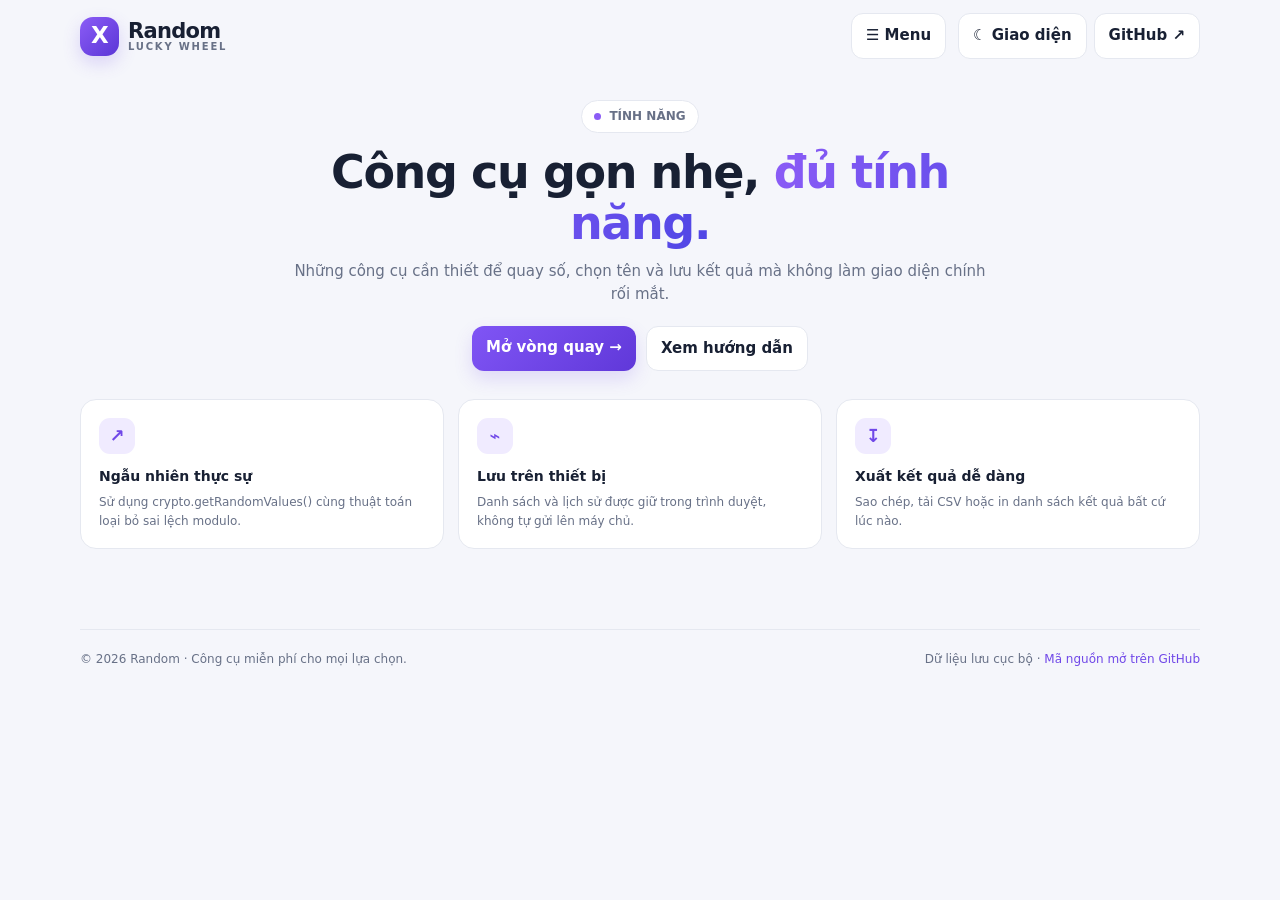
<file: tinh-nang.html>
<!doctype html>
<html lang="vi">
<head>
<meta charset="utf-8">
<meta name="viewport" content="width=device-width, initial-scale=1">
<meta name="theme-color" content="#111827">
<meta name="description" content="Tính năng — Random, công cụ quay số và bốc thăm ngẫu nhiên miễn phí.">
<title>Tính năng — Random</title>
<link rel="icon" href="data:image/svg+xml,%3Csvg xmlns='http://www.w3.org/2000/svg' viewBox='0 0 100 100'%3E%3Crect width='100' height='100' rx='24' fill='%237c3aed'/%3E%3Ctext x='50' y='68' text-anchor='middle' font-size='58' font-family='Arial' font-weight='bold' fill='white'%3EX%3C/text%3E%3C/svg%3E">
<style>
:root{color-scheme:light;--bg:#f5f6fb;--panel:#fff;--text:#182033;--muted:#687187;--line:#e5e8f0;--accent:#7048e8;--accent2:#8b5cf6;--soft:#f0ebff;--good:#12805c;--shadow:0 16px 44px #25254a0d}
[data-theme=dark]{color-scheme:dark;--bg:#10121b;--panel:#191c29;--text:#f3f4fb;--muted:#a3a9bd;--line:#303447;--accent:#a78bfa;--accent2:#8b5cf6;--soft:#29213f;--good:#55d6a5;--shadow:0 16px 44px #0003}
*{box-sizing:border-box}body{margin:0;background:var(--bg);color:var(--text);font:15px/1.55 Inter,ui-sans-serif,system-ui,-apple-system,BlinkMacSystemFont,"Segoe UI",sans-serif;transition:background .2s,color .2s}button,input,textarea,select{font:inherit}button{cursor:pointer}button:focus-visible,input:focus-visible,textarea:focus-visible,select:focus-visible{outline:3px solid #a78bfa;outline-offset:2px}.wrap{width:min(1120px,calc(100% - 32px));margin:auto}.topbar{height:76px;display:flex;align-items:center;justify-content:space-between;gap:16px}.brand{display:flex;align-items:center;gap:11px;font-weight:850;font-size:21px;letter-spacing:-.7px}.logo{width:39px;height:39px;border-radius:13px;background:linear-gradient(135deg,#8b5cf6,#5b36d6);color:#fff;display:grid;place-items:center;font-size:23px;font-weight:900;box-shadow:0 7px 18px #7048e833}.brand small{display:block;font-size:10px;letter-spacing:1.8px;color:var(--muted);font-weight:700;margin-top:-3px}.nav-menu{position:relative;margin-left:auto}.nav-menu-toggle{display:inline-flex;align-items:center;gap:7px;min-height:42px}.site-nav{position:absolute;z-index:20;right:0;top:calc(100% + 9px);display:grid;gap:5px;width:190px;padding:8px;border:1px solid var(--line);border-radius:15px;background:var(--panel);box-shadow:var(--shadow)}.site-nav[hidden]{display:none}.site-nav a{display:flex;align-items:center;min-height:42px;padding:10px 12px;border-radius:10px;text-decoration:none;color:var(--text);font-size:14px;font-weight:750;transition:background .15s,color .15s}.site-nav a:hover{background:var(--soft);color:var(--accent)}.site-nav .nav-donate{background:linear-gradient(135deg,#8055f5,#6038d9);color:#fff;box-shadow:0 6px 16px #7048e82b}.site-nav .nav-donate:hover{background:linear-gradient(135deg,#7044e8,#512bc7);color:#fff}.top-actions{display:flex;gap:8px}.btn{border:1px solid var(--line);background:var(--panel);color:var(--text);border-radius:12px;padding:10px 14px;font-weight:700;transition:transform .15s,border-color .15s}.btn:hover{border-color:var(--accent);transform:translateY(-1px)}.btn.primary{background:linear-gradient(135deg,#8055f5,#6038d9);border:0;color:white;box-shadow:0 8px 18px #7048e82b}.btn:disabled{opacity:.45;cursor:not-allowed;transform:none}.hero{padding:38px 0 27px;text-align:center}.eyebrow{display:inline-flex;align-items:center;gap:8px;border:1px solid var(--line);background:var(--panel);border-radius:99px;padding:6px 12px;color:var(--muted);font-size:12px;font-weight:750}.dot{width:7px;height:7px;border-radius:50%;background:#8b5cf6}.hero h1{font-size:clamp(34px,5vw,57px);line-height:1.08;letter-spacing:-2px;margin:17px 0 13px}.gradient{background:linear-gradient(100deg,#8b5cf6,#4f46e5);background-clip:text;-webkit-background-clip:text;color:transparent}.hero p{max-width:600px;margin:auto;color:var(--muted);font-size:16px}.workspace{display:grid;grid-template-columns:minmax(0,1.04fr) minmax(0,.96fr);gap:20px;align-items:start;padding-bottom:38px}.panel{background:var(--panel);border:1px solid var(--line);border-radius:22px;box-shadow:var(--shadow);overflow:hidden}.panel-head{padding:21px 22px 0}.panel-head h2{font-size:17px;margin:0 0 4px;letter-spacing:-.3px}.sub{font-size:13px;color:var(--muted);margin:0}.tabs{display:grid;grid-template-columns:repeat(3,1fr);gap:5px;padding:5px;background:var(--bg);border:1px solid var(--line);border-radius:14px;margin:19px 22px 0}.tab{border:0;background:transparent;color:var(--muted);border-radius:10px;padding:10px 6px;font-weight:750;font-size:13px}.tab[aria-selected=true]{background:var(--panel);color:var(--accent);box-shadow:0 2px 8px #15152b0d}.panel-body{padding:20px 22px 23px}.field{display:block;margin-bottom:15px}.field>span,.label{display:block;font-weight:750;font-size:13px;margin-bottom:7px}.field input,.field textarea,.field select{display:block;width:100%;border:1px solid var(--line);border-radius:11px;padding:11px 12px;background:var(--bg);color:var(--text);min-width:0}.field textarea{resize:vertical;min-height:154px}.field input::placeholder,.field textarea::placeholder{color:var(--muted)}.row2{display:grid;grid-template-columns:1fr 1fr;gap:12px}.checks{display:flex;gap:18px;flex-wrap:wrap;margin:2px 0 17px}.check{display:flex;align-items:center;gap:8px;font-size:13px;color:var(--muted)}.check input{accent-color:var(--accent);width:16px;height:16px}.hint{font-size:12px;color:var(--muted);margin:-7px 0 15px}.full{width:100%;padding:13px 16px;font-size:15px}.result-panel{min-height:425px}.result-top{display:flex;justify-content:space-between;align-items:center;gap:12px}.result-top .status{font-size:11px;font-weight:800;color:var(--good);background:color-mix(in srgb,var(--good) 10%,transparent);border-radius:99px;padding:5px 9px}.wheel-wrap{position:relative;width:min(100%,330px);aspect-ratio:1;margin:20px auto 4px;display:grid;place-items:center}.wheel-wrap canvas{display:block;width:100%;height:100%;filter:drop-shadow(0 12px 18px #21154720)}.wheel-pointer{position:absolute;z-index:2;top:-5px;left:50%;transform:translateX(-50%);width:0;height:0;border-left:15px solid transparent;border-right:15px solid transparent;border-top:30px solid #f97316;filter:drop-shadow(0 3px 2px #0003)}.wheel-center{position:absolute;cursor:pointer;border:0;padding:0;transition:transform .15s,box-shadow .15s}.wheel-center:hover{transform:translate(-50%,-50%) scale(1.06);box-shadow:0 5px 18px #21154755}.wheel-center:disabled{cursor:wait;opacity:.8}.wheel-center{position:absolute;z-index:1;left:50%;top:50%;transform:translate(-50%,-50%);width:22%;aspect-ratio:1;border-radius:50%;border:5px solid #fff;background:linear-gradient(135deg,#8b5cf6,#4f46e5);box-shadow:0 3px 14px #21154735;display:grid;place-items:center;color:#fff;font-size:clamp(10px,2vw,15px);font-weight:900;letter-spacing:.5px}.wheel-hint{text-align:center;color:var(--muted);font-size:12px;margin:0 12px 16px}.wheel-spinning canvas{will-change:transform}.wheel-spinning{animation:wheel-glow .7s ease-in-out infinite alternate}@keyframes wheel-glow{from{filter:drop-shadow(0 8px 12px #8b5cf633)}to{filter:drop-shadow(0 14px 24px #8b5cf666)}}.result-stage{margin:18px 22px 0;min-height:208px;border:1px dashed color-mix(in srgb,var(--accent) 38%,var(--line));border-radius:18px;background:radial-gradient(ellipse at 50% 0%,color-mix(in srgb,var(--accent) 10%,transparent),transparent 70%),var(--bg);display:flex;flex-direction:column;justify-content:center;align-items:center;text-align:center;padding:22px;gap:10px}.result-label{font-size:12px;color:var(--muted);font-weight:750;letter-spacing:1px;text-transform:uppercase}.result-value{font-size:clamp(35px,5vw,56px);font-weight:900;line-height:1.15;letter-spacing:-1.5px;overflow-wrap:anywhere}.result-value.empty{font-size:20px;letter-spacing:0;color:var(--muted);font-weight:650}.result-value.rolling{animation:pulse .12s infinite alternate}@keyframes pulse{from{opacity:.65;transform:scale(.985)}to{opacity:1;transform:scale(1.015)}}.result-meta{font-size:12px;color:var(--muted)}.result-actions{display:flex;gap:8px;flex-wrap:wrap;margin:14px 22px 0}.history{padding:21px 22px 22px}.history-head{display:flex;align-items:center;justify-content:space-between;gap:10px;margin-bottom:12px}.history-head h3{font-size:14px;margin:0}.history-list{display:grid;gap:8px;max-height:240px;overflow:auto}.history-item{display:flex;align-items:flex-start;justify-content:space-between;gap:12px;padding:10px 12px;border:1px solid var(--line);border-radius:12px}.history-item strong{font-size:13px;overflow-wrap:anywhere}.history-item small{display:block;color:var(--muted);font-size:11px;margin-top:3px}.history-item button{border:0;background:transparent;color:var(--muted);padding:2px 5px}.empty-history{text-align:center;color:var(--muted);font-size:13px;padding:16px 0}.features{display:grid;grid-template-columns:repeat(3,1fr);gap:14px;padding:0 0 34px}.feature{padding:18px;border:1px solid var(--line);background:var(--panel);border-radius:16px}.feature-icon{width:36px;height:36px;display:grid;place-items:center;background:var(--soft);color:var(--accent);border-radius:11px;font-size:18px;font-weight:850}.feature h3{font-size:14px;margin:12px 0 5px}.feature p{font-size:12px;color:var(--muted);margin:0}.foot{border-top:1px solid var(--line);padding:20px 0 27px;color:var(--muted);font-size:12px;display:flex;justify-content:space-between;gap:12px;flex-wrap:wrap}.foot a{color:var(--accent);text-decoration:none}.toast{position:fixed;bottom:20px;left:50%;transform:translate(-50%,20px);opacity:0;pointer-events:none;background:var(--text);color:var(--panel);border-radius:12px;padding:11px 16px;box-shadow:var(--shadow);transition:.2s;z-index:5;max-width:calc(100% - 32px);font-size:13px}.toast.show{opacity:1;transform:translate(-50%,0)}
.result-modal{position:fixed;inset:0;z-index:20;display:grid;place-items:center;padding:20px;background:#080b18b8;backdrop-filter:blur(7px);opacity:0;visibility:hidden;pointer-events:none;transition:opacity .2s,visibility .2s}
.result-modal.open{opacity:1;visibility:visible;pointer-events:auto}
.result-dialog{position:relative;width:min(520px,100%);max-height:min(82vh,720px);overflow:auto;background:var(--panel);color:var(--text);border:1px solid var(--line);border-radius:24px;box-shadow:0 28px 90px #0005;padding:30px 24px 24px;text-align:center;transform:translateY(14px) scale(.98);transition:transform .22s}
.result-modal.open .result-dialog{transform:translateY(0) scale(1)}
.result-modal-kicker{display:inline-flex;align-items:center;gap:7px;color:var(--good);font-size:12px;font-weight:850;letter-spacing:1.5px;text-transform:uppercase}
.result-modal-title{font-size:clamp(24px,5vw,34px);line-height:1.15;letter-spacing:-1px;margin:13px 0 8px}
.result-modal-caption{font-size:13px;color:var(--muted);margin:0 0 20px}
.result-modal-values{display:grid;gap:9px;max-height:35vh;overflow:auto;margin:0 0 22px}
.result-modal-value{padding:13px 15px;border-radius:14px;background:var(--soft);color:var(--accent);font-size:clamp(21px,4vw,30px);font-weight:900;overflow-wrap:anywhere}
.result-modal-actions{display:flex;justify-content:center;gap:9px;flex-wrap:wrap}
.result-modal-close{position:absolute;right:12px;top:12px;width:38px;height:38px;border:1px solid var(--line);border-radius:12px;background:var(--bg);color:var(--text);font-size:23px;line-height:1}
@media(prefers-reduced-motion:reduce){.result-modal,.result-dialog{transition:none}}
.sr-only{position:absolute;width:1px;height:1px;padding:0;margin:-1px;overflow:hidden;clip:rect(0,0,0,0);white-space:nowrap;border:0}footer{margin-top:4px}
@media(max-width:760px){.topbar{height:auto;min-height:66px;flex-wrap:wrap;padding:10px 0;row-gap:9px}.nav-menu{order:3;margin-left:auto}.site-nav{right:0}.top-actions{margin-left:auto}.workspace{grid-template-columns:1fr}.hero{padding-top:25px}.hero h1{letter-spacing:-1.2px}.result-panel{min-height:0}.result-stage{min-height:185px}.features{grid-template-columns:1fr}.topbar{height:66px}.brand{font-size:19px}.panel-head{padding:19px 17px 0}.tabs{margin:17px 17px 0}.panel-body,.history{padding:18px 17px}.result-stage{margin-left:17px;margin-right:17px}.result-actions{margin-left:17px;margin-right:17px}.row2{gap:9px}}@media(max-width:390px){.wrap{width:calc(100% - 22px)}.top-actions .btn{padding:9px 10px}.hero p{font-size:14px}.tab{font-size:12px}.row2{grid-template-columns:1fr}.result-value{font-size:36px}}
@media(prefers-reduced-motion:reduce){*,*::before,*::after{animation-duration:.01ms!important;animation-iteration-count:1!important;scroll-behavior:auto!important;transition-duration:.01ms!important}}
.guide-section{padding:8px 0 38px;scroll-margin-top:22px}.guide-heading{text-align:center;margin:0 auto 20px;max-width:680px}.guide-heading h2{font-size:clamp(25px,4vw,36px);letter-spacing:-1px;line-height:1.15;margin:14px 0 8px}.guide-heading>p{color:var(--muted);margin:0}.guide-grid{display:grid;grid-template-columns:repeat(2,minmax(0,1fr));gap:14px}.guide-card{position:relative;padding:21px;border:1px solid var(--line);border-radius:17px;background:var(--panel);box-shadow:var(--shadow)}.guide-number{display:inline-grid;place-items:center;width:34px;height:34px;border-radius:11px;background:var(--soft);color:var(--accent);font-size:12px;font-weight:900}.guide-card h3{font-size:16px;margin:12px 0 8px}.guide-card p{font-size:13px;color:var(--muted);margin:7px 0 0}.guide-card strong{color:var(--text)}html{scroll-behavior:smooth}
@media(max-width:760px){.guide-grid{grid-template-columns:1fr}.guide-card{padding:18px}}

/* Responsive header refinement */
.topbar{height:auto;min-height:72px;padding:10px 0;gap:12px}
.brand{min-width:0;flex-shrink:1;gap:9px}
.brand>span:last-child{min-width:0;line-height:1.2}
.logo{flex:0 0 39px}
.nav-menu,.top-actions{flex-shrink:0}
.top-actions{align-items:center;gap:7px}
.nav-menu-toggle,.top-actions .btn{white-space:nowrap}
@media(max-width:760px){
  .topbar{height:auto;min-height:64px;flex-wrap:nowrap;gap:8px;padding:9px 0}
  .brand{font-size:18px;letter-spacing:-.5px}
  .brand small{font-size:9px;letter-spacing:1.3px}
  .logo{width:36px;height:36px;flex-basis:36px;border-radius:11px;font-size:21px}
  .nav-menu{order:initial;margin-left:auto}
  .top-actions{order:initial;margin-left:0;gap:6px}
  .nav-menu-toggle,.top-actions .btn{min-height:39px;padding:8px 10px;border-radius:10px;font-size:13px}
}
@media(max-width:480px){
  .topbar{display:grid;grid-template-columns:minmax(0,1fr) auto;grid-template-areas:"brand menu" "actions actions";row-gap:9px;column-gap:8px;padding:10px 0}
  .brand{grid-area:brand}
  .nav-menu{grid-area:menu;margin-left:0;align-self:center}
  .top-actions{grid-area:actions;display:grid;grid-template-columns:1fr 1fr;width:100%;gap:8px}
  .top-actions .btn{width:100%;justify-content:center;text-align:center;padding:9px 10px}
  .site-nav{right:0;top:calc(100% + 7px);width:min(190px,calc(100vw - 32px))}
}
@media(max-width:340px){
  .wrap{width:calc(100% - 20px)}
  .brand{font-size:17px;gap:7px}
  .brand small{font-size:8px;letter-spacing:1px}
  .logo{width:33px;height:33px;flex-basis:33px;font-size:19px}
  .nav-menu-toggle{padding:8px;font-size:12px}
}


.page-main{padding:28px 0 42px;min-height:60vh}
.page-title{text-align:center;max-width:700px;margin:0 auto 28px}
.page-title h1{font-size:clamp(30px,5vw,46px);line-height:1.12;letter-spacing:-1.4px;margin:14px 0 10px}
.page-title p{color:var(--muted);margin:0}
.page-actions{display:flex;justify-content:center;gap:10px;flex-wrap:wrap;margin-top:20px}
@media(max-width:480px){.page-main{padding-top:20px}}
</style>
</head>
<body>
<div class="wrap">
<header class="topbar">
<a class="brand" href="./" style="text-decoration:none;color:inherit"><span class="logo">X</span><span>Random<small>LUCKY WHEEL</small></span></a>
<div class="nav-menu"><button class="btn nav-menu-toggle" id="navMenuToggle" type="button" aria-expanded="false" aria-controls="siteNav">☰ Menu</button><nav class="site-nav" id="siteNav" aria-label="Điều hướng chính" hidden><a href="./">Vòng quay</a><a href="huong-dan.html">Hướng dẫn</a><a href="tinh-nang.html">Tính năng</a><a class="nav-donate" href="https://khahdihdz.github.io/" target="_blank" rel="noopener noreferrer">♥ Donate</a></nav></div>
<div class="top-actions"><button class="btn" id="themeBtn" aria-label="Chuyển giao diện">☾ Giao diện</button><a class="btn" href="https://github.com/khahdihdz/Random" target="_blank" rel="noopener noreferrer" style="text-decoration:none">GitHub ↗</a></div>
</header>
<main class="page-main"><section class="page-title"><span class="eyebrow"><span class="dot"></span> TÍNH NĂNG</span><h1>Công cụ gọn nhẹ, <span class="gradient">đủ tính năng.</span></h1><p>Những công cụ cần thiết để quay số, chọn tên và lưu kết quả mà không làm giao diện chính rối mắt.</p><div class="page-actions"><a class="btn primary" href="./" style="text-decoration:none">Mở vòng quay →</a><a class="btn" href="huong-dan.html" style="text-decoration:none">Xem hướng dẫn</a></div></section><section class="features" aria-label="Ưu điểm">
<article class="feature"><div class="feature-icon">↗</div><h3>Ngẫu nhiên thực sự</h3><p>Sử dụng crypto.getRandomValues() cùng thuật toán loại bỏ sai lệch modulo.</p></article>
<article class="feature"><div class="feature-icon">⌁</div><h3>Lưu trên thiết bị</h3><p>Danh sách và lịch sử được giữ trong trình duyệt, không tự gửi lên máy chủ.</p></article>
<article class="feature"><div class="feature-icon">↧</div><h3>Xuất kết quả dễ dàng</h3><p>Sao chép, tải CSV hoặc in danh sách kết quả bất cứ lúc nào.</p></article>
</section></main>
<footer class="foot"><span>© <span id="year"></span> Random · Công cụ miễn phí cho mọi lựa chọn.</span><span>Dữ liệu lưu cục bộ · <a href="https://github.com/khahdihdz/Random" target="_blank" rel="noopener noreferrer">Mã nguồn mở trên GitHub</a></span></footer>
</div>
<script>
(() => {
 const toggle=document.getElementById('navMenuToggle'),menu=document.getElementById('siteNav');
 if(toggle&&menu){
  const close=()=>{menu.hidden=true;toggle.setAttribute('aria-expanded','false')};
  toggle.addEventListener('click',()=>{const open=menu.hidden;menu.hidden=!open;toggle.setAttribute('aria-expanded',String(open))});
  menu.addEventListener('click',e=>{if(e.target.closest('a'))close()});
  document.addEventListener('click',e=>{if(!menu.hidden&&!e.target.closest('.nav-menu'))close()});
  document.addEventListener('keydown',e=>{if(e.key==='Escape')close()});
 }
 document.getElementById('themeBtn')?.addEventListener('click',()=>{const dark=document.documentElement.dataset.theme!=='dark';document.documentElement.dataset.theme=dark?'dark':'light';try{localStorage.setItem('randomx-theme',dark?'dark':'light')}catch(_){}});
 try{const theme=localStorage.getItem('randomx-theme');if(theme)document.documentElement.dataset.theme=theme}catch(_){}
 const year=document.getElementById('year');if(year)year.textContent=new Date().getFullYear();
})();
</script>
</body>
</html>
</file>
